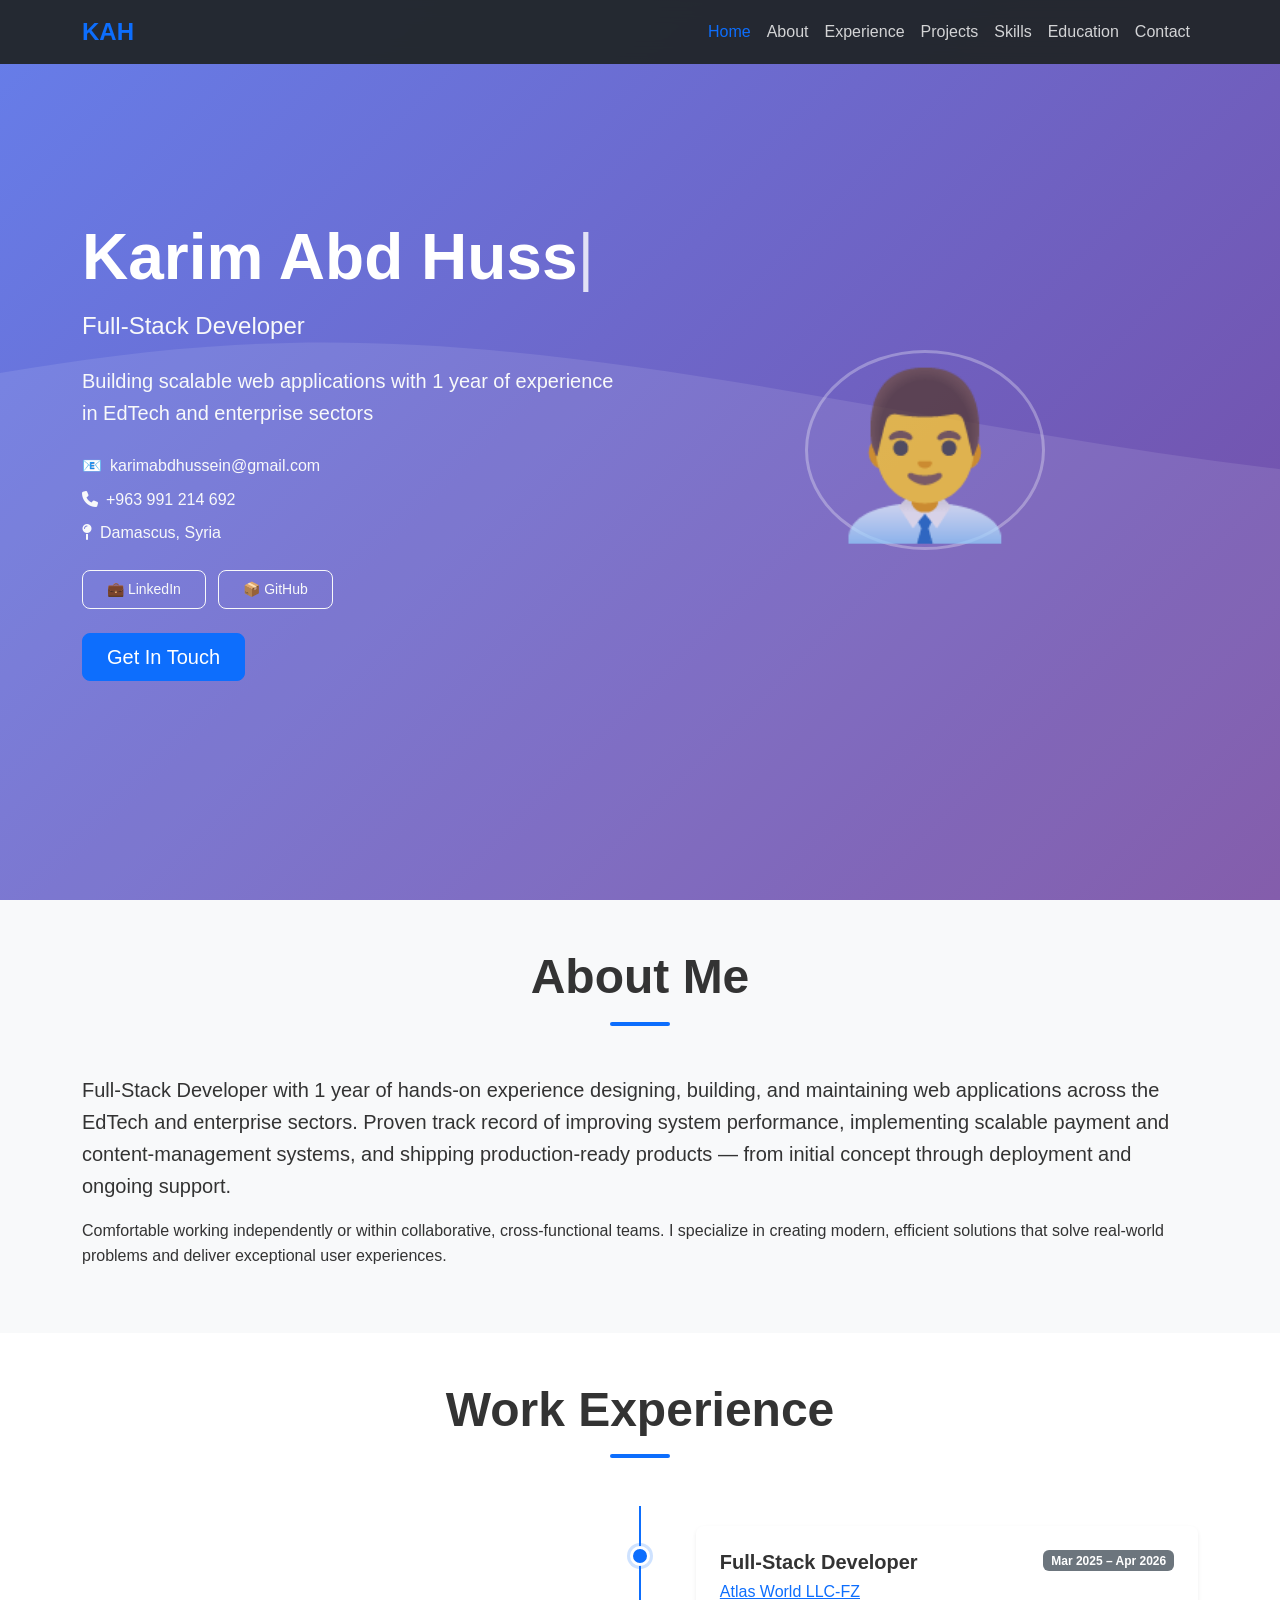
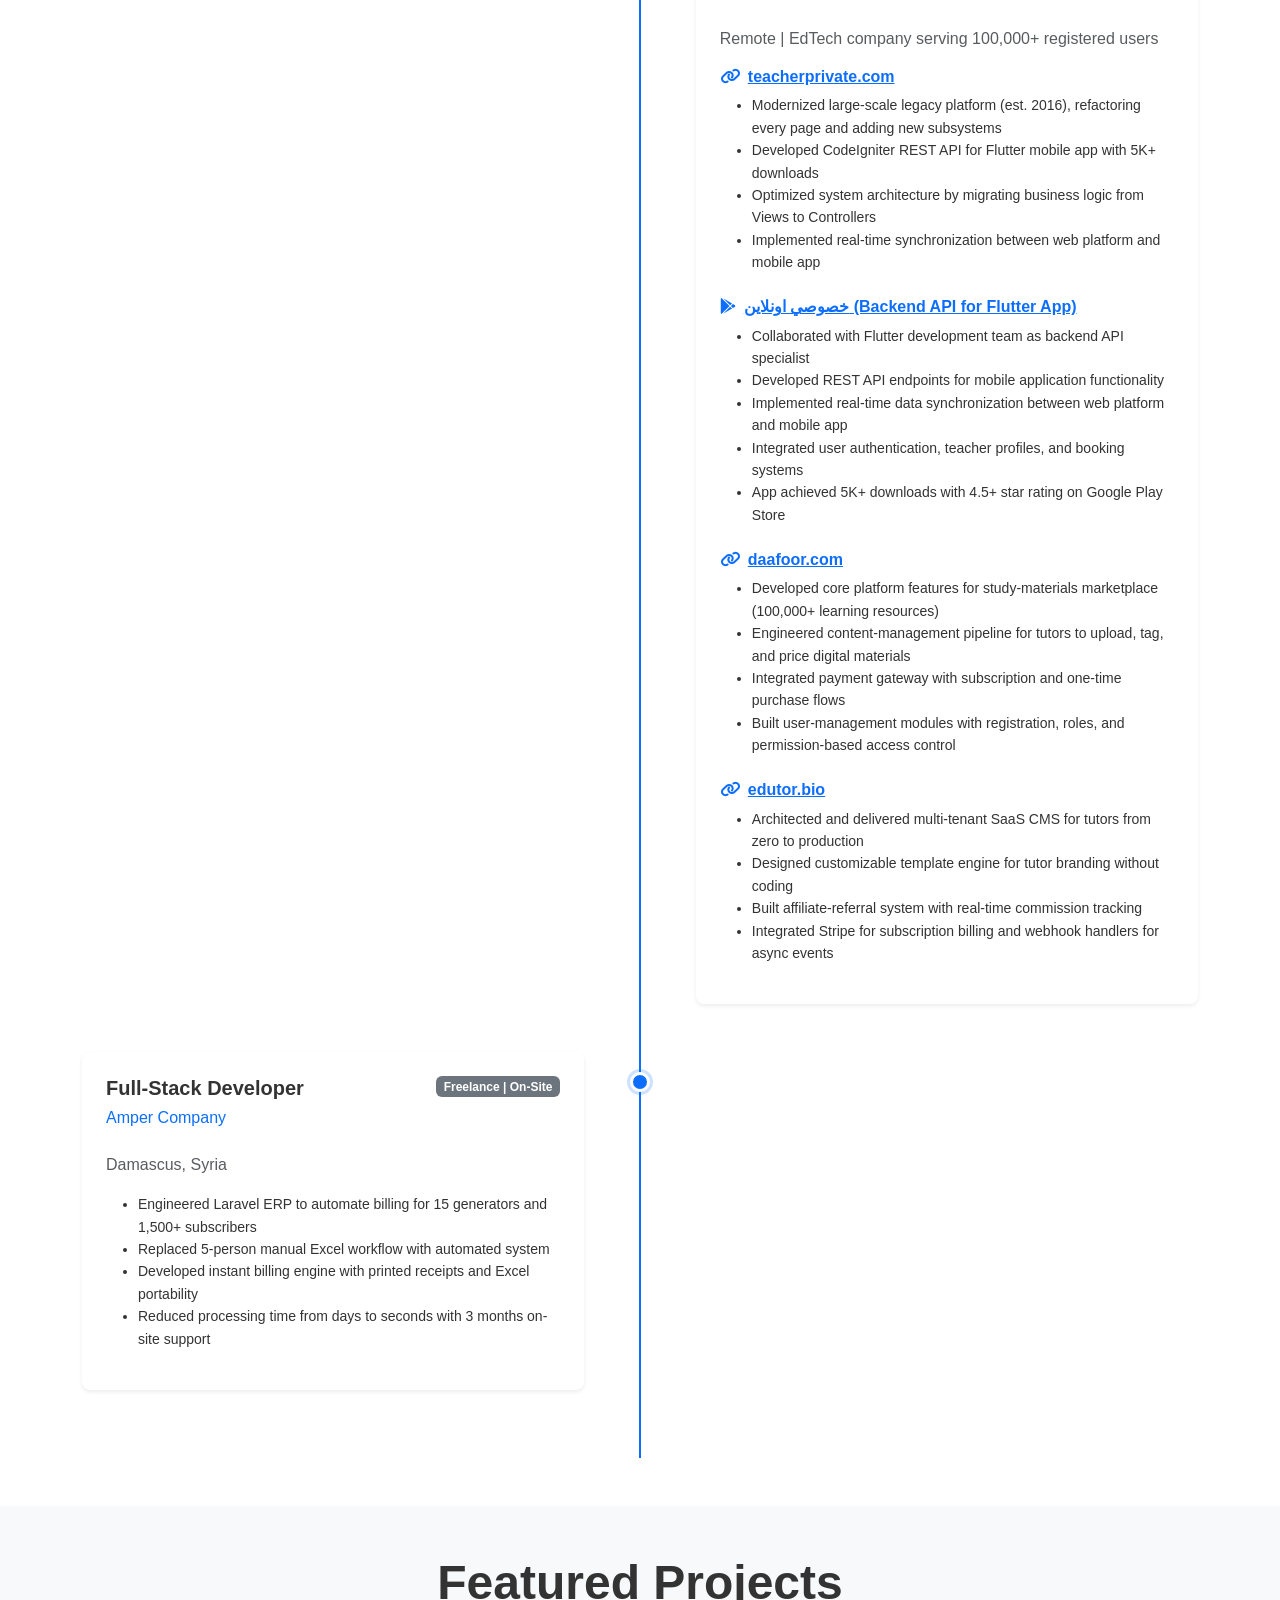
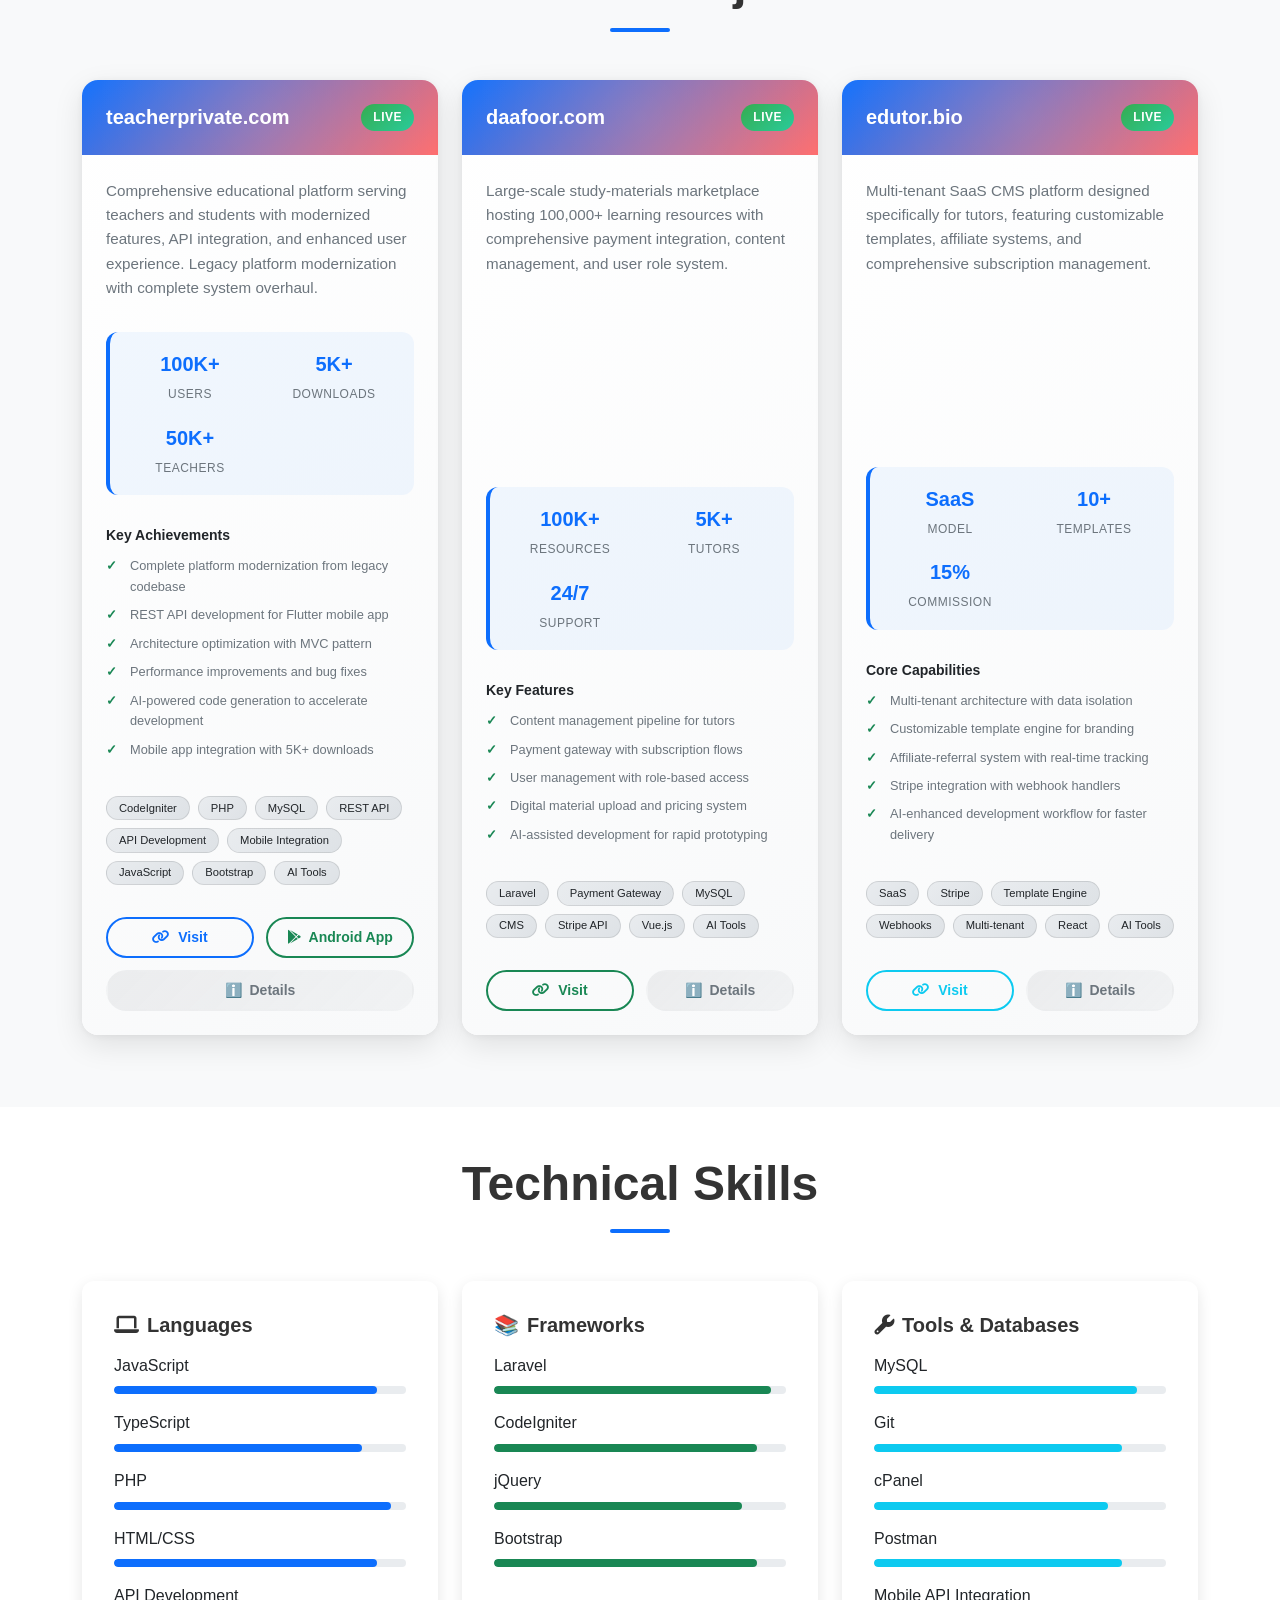
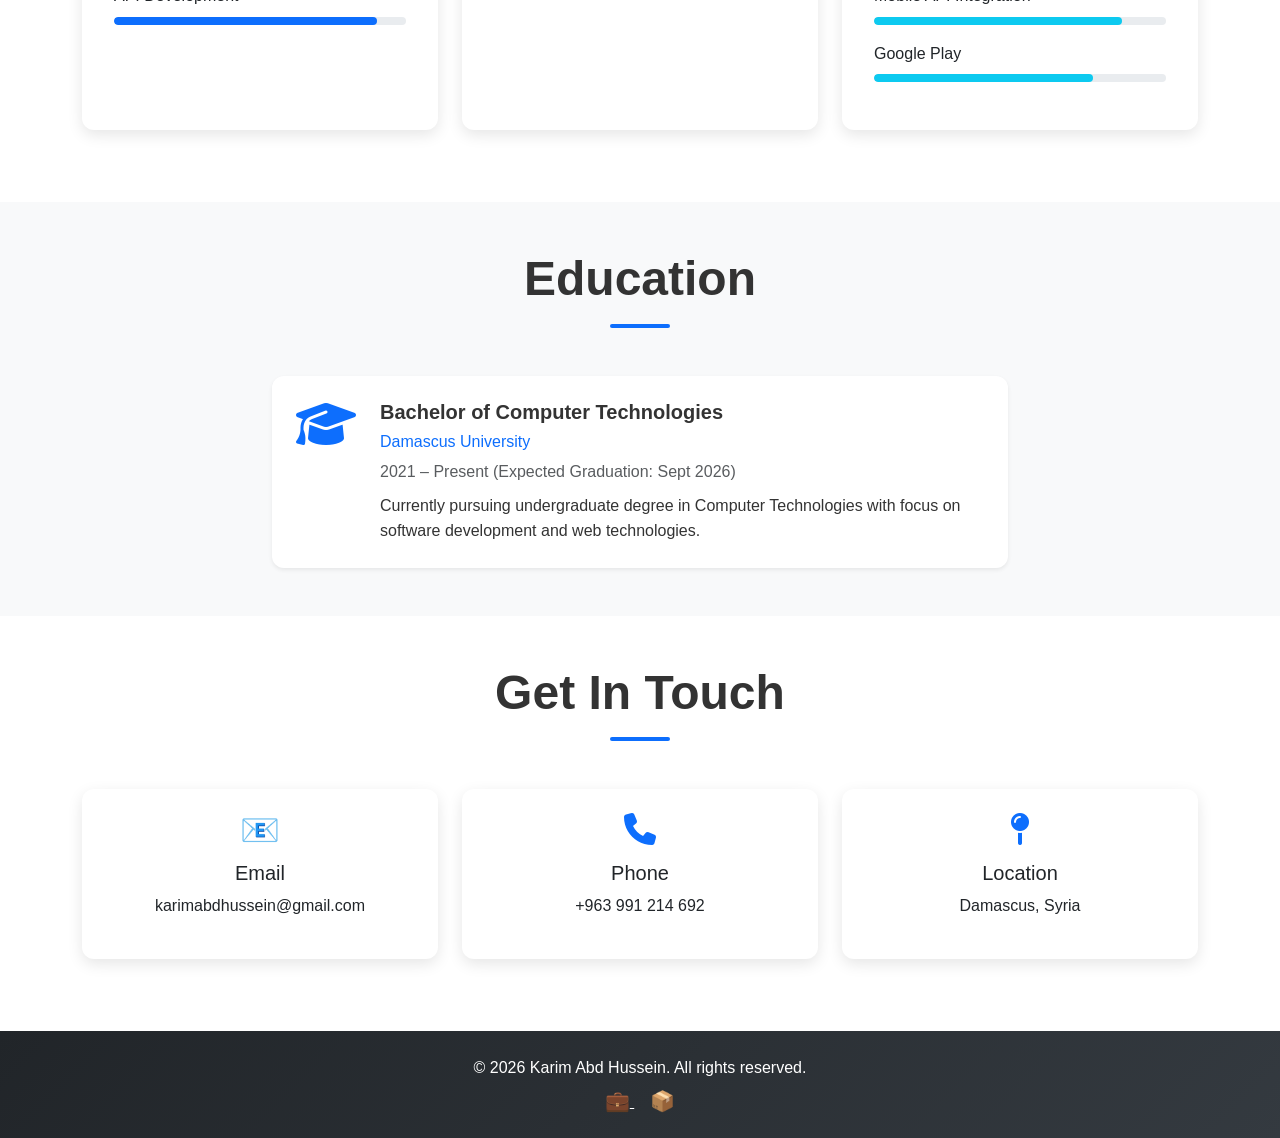
<file: index.html>
<!DOCTYPE html>
<html lang="en">
<head>
    <meta charset="UTF-8">
    <meta name="viewport" content="width=device-width, initial-scale=1.0">
    <title>Karim Abd Hussein - Full-Stack Developer Portfolio</title>
    
    <!-- Bootstrap CSS -->
    <link href="https://cdn.jsdelivr.net/npm/bootstrap@5.3.0/dist/css/bootstrap.min.css" rel="stylesheet">
    <!-- Font Awesome - Alternative CDN -->
    <link rel="stylesheet" href="https://cdnjs.cloudflare.com/ajax/libs/font-awesome/6.4.0/css/all.min.css" crossorigin="anonymous" referrerpolicy="no-referrer">
    <!-- Fallback Icons CSS -->
    <link rel="stylesheet" href="/css/icons.css">
    <!-- AOS Animation -->
    <link href="https://cdn.jsdelivr.net/npm/aos@2.3.4/dist/aos.css" rel="stylesheet">
    <!-- Custom CSS -->
    <link rel="stylesheet" href="css/style.css">
</head>
<body>
    <!-- Navigation -->
    <nav class="navbar navbar-expand-lg navbar-dark bg-dark fixed-top" id="mainNav">
        <div class="container">
            <a class="navbar-brand" href="#home">KAH</a>
            <button class="navbar-toggler" type="button" data-bs-toggle="collapse" data-bs-target="#navbarNav">
                <span class="navbar-toggler-icon"></span>
            </button>
            <div class="collapse navbar-collapse" id="navbarNav">
                <ul class="navbar-nav ms-auto">
                    <li class="nav-item"><a class="nav-link" href="#home">Home</a></li>
                    <li class="nav-item"><a class="nav-link" href="#about">About</a></li>
                    <li class="nav-item"><a class="nav-link" href="#experience">Experience</a></li>
                    <li class="nav-item"><a class="nav-link" href="#projects">Projects</a></li>
                    <li class="nav-item"><a class="nav-link" href="#skills">Skills</a></li>
                    <li class="nav-item"><a class="nav-link" href="#education">Education</a></li>
                    <li class="nav-item"><a class="nav-link" href="#contact">Contact</a></li>
                </ul>
            </div>
        </div>
    </nav>

    <!-- Hero Section -->
    <section id="home" class="hero-section">
        <div class="container">
            <div class="row align-items-center min-vh-100">
                <div class="col-lg-6">
                    <div class="hero-content" data-aos="fade-up">
                        <h1 class="display-3 fw-bold text-white mb-3">Karim Abd Hussein</h1>
                        <h2 class="h4 text-light mb-4">Full-Stack Developer</h2>
                        <p class="lead text-light mb-4">
                            Building scalable web applications with <b>1 year</b> of experience in EdTech and enterprise sectors
                        </p>
                        <div class="hero-contact mb-4">
                            <p class="text-light mb-2"><i class="fas fa-envelope me-2"></i>karimabdhussein@gmail.com</p>
                            <p class="text-light mb-2"><i class="fas fa-phone me-2"></i>+963 991 214 692</p>
                            <p class="text-light mb-2"><i class="fas fa-map-marker-alt me-2"></i>Damascus, Syria</p>
                        </div>
                        <div class="social-links mb-4">
                            <a href="https://linkedin.com/in/karim-abd-hussein" target="_blank" class="btn btn-outline-light btn-sm me-2">
                                <i class="fab fa-linkedin"></i> LinkedIn
                            </a>
                            <a href="https://github.com/karim-abd-hussein" target="_blank" class="btn btn-outline-light btn-sm me-2">
                                <i class="fab fa-github"></i> GitHub
                            </a>
                        </div>
                        <a href="#contact" class="btn btn-primary btn-lg">Get In Touch</a>
                    </div>
                </div>
                <div class="col-lg-6">
                    <div class="hero-image text-center" data-aos="fade-left">
                        <div class="profile-placeholder">
                            <i class="fas fa-user-tie fa-10x text-white opacity-75"></i>
                        </div>
                    </div>
                </div>
            </div>
        </div>
    </section>

    <!-- About Section -->
    <section id="about" class="py-5 bg-light">
        <div class="container">
            <div class="row">
                <div class="col-lg-12">
                    <div class="section-title text-center mb-5" data-aos="fade-up">
                        <h2 class="display-5 fw-bold">About Me</h2>
                        <div class="divider bg-primary mx-auto"></div>
                    </div>
                </div>
            </div>
            <div class="row">
                <div class="col-lg-12">
                    <div class="about-content" data-aos="fade-up">
                        <p class="lead">
                            Full-Stack Developer with <b>1 year</b> of hands-on experience designing, building, and maintaining web applications across the EdTech and enterprise sectors. Proven track record of improving system performance, implementing scalable payment and content-management systems, and shipping production-ready products — from initial concept through deployment and ongoing support.
                        </p>
                        <p>
                            Comfortable working independently or within collaborative, cross-functional teams. I specialize in creating modern, efficient solutions that solve real-world problems and deliver exceptional user experiences.
                        </p>
                    </div>
                </div>
            </div>
        </div>
    </section>

    <!-- Experience Section -->
    <section id="experience" class="py-5">
        <div class="container">
            <div class="row">
                <div class="col-lg-12">
                    <div class="section-title text-center mb-5" data-aos="fade-up">
                        <h2 class="display-5 fw-bold">Work Experience</h2>
                        <div class="divider bg-primary mx-auto"></div>
                    </div>
                </div>
            </div>
            <div class="row">
                <div class="col-lg-12">
                    <div class="timeline">
                        <!-- Atlas World LLC Experience -->
                        <div class="timeline-item" data-aos="fade-up">
                            <div class="timeline-dot bg-primary"></div>
                            <div class="timeline-content bg-white p-4 shadow-sm">
                                <div class="d-flex justify-content-between align-items-start mb-3">
                                    <div>
                                        <h4 class="h5 fw-bold">Full-Stack Developer</h4>
                                        <h5 class="text-primary h6"><a href="https://atlasworld.group/" target="_blank">Atlas World LLC-FZ</a></h5>
                                    </div>
                                    <span class="badge bg-secondary">Mar 2025 – Apr 2026</span>
                                </div>
                                <p class="text-muted mb-3">Remote | EdTech company serving 100,000+ registered users</p>
                                
                                <div class="project mb-4">
                                    <h6 class="fw-bold"><a href="https://teacherprivate.com" target="_blank"><i class="fas fa-link me-2"></i>teacherprivate.com</a></h6>
                                    <ul class="small">
                                        <li>Modernized large-scale legacy platform (est. 2016), refactoring every page and adding new subsystems</li>
                                        <li>Developed CodeIgniter REST API for Flutter mobile app with 5K+ downloads</li>
                                        <li>Optimized system architecture by migrating business logic from Views to Controllers</li>
                                        <li>Implemented real-time synchronization between web platform and mobile app</li>
                                    </ul>
                                </div>
                                
                                <div class="project mb-4">
                                    <h6 class="fw-bold"><a href="https://play.google.com/store/apps/details?id=net.khosousi_online&pli=1" target="_blank"><i class="fab fa-google-play me-2"></i>خصوصي اونلاين (Backend API for Flutter App)</a></h6>
                                    <ul class="small">
                                        <li>Collaborated with Flutter development team as backend API specialist</li>
                                        <li>Developed REST API endpoints for mobile application functionality</li>
                                        <li>Implemented real-time data synchronization between web platform and mobile app</li>
                                        <li>Integrated user authentication, teacher profiles, and booking systems</li>
                                        <li>App achieved 5K+ downloads with 4.5+ star rating on Google Play Store</li>
                                    </ul>
                                </div>
                                
                                <div class="project mb-4">
                                    <h6 class="fw-bold"><a href="https://daafoor.com" target="_blank"><i class="fas fa-link me-2"></i>daafoor.com</a></h6>
                                    <ul class="small">
                                        <li>Developed core platform features for study-materials marketplace (100,000+ learning resources)</li>
                                        <li>Engineered content-management pipeline for tutors to upload, tag, and price digital materials</li>
                                        <li>Integrated payment gateway with subscription and one-time purchase flows</li>
                                        <li>Built user-management modules with registration, roles, and permission-based access control</li>
                                    </ul>
                                </div>
                                
                                <div class="project">
                                    <h6 class="fw-bold"><a href="https://edutor.bio" target="_blank"><i class="fas fa-link me-2"></i>edutor.bio</a></h6>
                                    <ul class="small">
                                        <li>Architected and delivered multi-tenant SaaS CMS for tutors from zero to production</li>
                                        <li>Designed customizable template engine for tutor branding without coding</li>
                                        <li>Built affiliate-referral system with real-time commission tracking</li>
                                        <li>Integrated Stripe for subscription billing and webhook handlers for async events</li>
                                    </ul>
                                </div>
                            </div>
                        </div>

                        <!-- Amper Company Experience -->
                        <div class="timeline-item" data-aos="fade-up">
                            <div class="timeline-dot bg-primary"></div>
                            <div class="timeline-content bg-white p-4 shadow-sm">
                                <div class="d-flex justify-content-between align-items-start mb-3">
                                    <div>
                                        <h4 class="h5 fw-bold">Full-Stack Developer</h4>
                                        <h5 class="text-primary h6">Amper Company</h5>
                                    </div>
                                    <span class="badge bg-secondary">Freelance | On-Site</span>
                                </div>
                                <p class="text-muted mb-3">Damascus, Syria</p>
                                <ul class="small">
                                    <li>Engineered Laravel ERP to automate billing for 15 generators and 1,500+ subscribers</li>
                                    <li>Replaced 5-person manual Excel workflow with automated system</li>
                                    <li>Developed instant billing engine with printed receipts and Excel portability</li>
                                    <li>Reduced processing time from days to seconds with 3 months on-site support</li>
                                </ul>
                            </div>
                        </div>
                    </div>
                </div>
            </div>
        </div>
    </section>

    <!-- Projects Section -->
    <section id="projects" class="py-5 bg-light">
        <div class="container">
            <div class="row">
                <div class="col-lg-12">
                    <div class="section-title text-center mb-5" data-aos="fade-up">
                        <h2 class="display-5 fw-bold">Featured Projects</h2>
                        <div class="divider bg-primary mx-auto"></div>
                    </div>
                </div>
            </div>
            <div class="row">
                <!-- Teacher Private -->
                <div class="col-lg-4 col-md-6 mb-4" data-aos="fade-up">
                    <div class="project-card h-100">
                        <div class="card-header">
                            <div class="d-flex justify-content-between align-items-center">
                                <h5 class="card-title mb-0">teacherprivate.com</h5>
                                <span class="project-status status-live">Live</span>
                            </div>
                        </div>
                        <div class="card-body">
                            <p class="project-description">
                                Comprehensive educational platform serving teachers and students with modernized features, API integration, and enhanced user experience. Legacy platform modernization with complete system overhaul.
                            </p>
                            
                            <div class="project-stats">
                                <div class="stat-item">
                                    <span class="stat-value">100K+</span>
                                    <span class="stat-label">Users</span>
                                </div>
                                <div class="stat-item">
                                    <span class="stat-value">5K+</span>
                                    <span class="stat-label">Downloads</span>
                                </div>
                                <div class="stat-item">
                                    <span class="stat-value">50K+</span>
                                    <span class="stat-label">Teachers</span>
                                </div>
                            </div>
                            
                            <div class="project-features">
                                <h6>Key Achievements</h6>
                                <ul>
                                    <li>Complete platform modernization from legacy codebase</li>
                                    <li>REST API development for Flutter mobile app</li>
                                    <li>Architecture optimization with MVC pattern</li>
                                    <li>Performance improvements and bug fixes</li>
                                    <li>AI-powered code generation to accelerate development</li>
                                    <li>Mobile app integration with 5K+ downloads</li>
                                </ul>
                            </div>
                            
                            <div class="tech-tags">
                                <span class="badge">CodeIgniter</span>
                                <span class="badge">PHP</span>
                                <span class="badge">MySQL</span>
                                <span class="badge">REST API</span>
                                <span class="badge">API Development</span>
                                <span class="badge">Mobile Integration</span>
                                <span class="badge">JavaScript</span>
                                <span class="badge">Bootstrap</span>
                                <span class="badge">AI Tools</span>
                            </div>
                            
                            <div class="project-actions">
                                <a href="https://teacherprivate.com" target="_blank" class="btn btn-outline-primary">
                                    <i class="fas fa-external-link-alt me-1"></i> Visit
                                </a>
                                <a href="https://play.google.com/store/apps/details?id=net.khosousi_online&pli=1" target="_blank" class="btn btn-outline-success">
                                    <i class="fab fa-google-play me-1"></i> Android App
                                </a>
                                <a href="#" class="btn btn-outline-secondary" onclick="showProjectDetails('teacherprivate'); return false;">
                                    <i class="fas fa-info-circle me-1"></i> Details
                                </a>
                            </div>
                        </div>
                    </div>
                </div>

                <!-- Daafoor -->
                <div class="col-lg-4 col-md-6 mb-4" data-aos="fade-up" data-aos-delay="100">
                    <div class="project-card h-100">
                        <div class="card-header">
                            <div class="d-flex justify-content-between align-items-center">
                                <h5 class="card-title mb-0">daafoor.com</h5>
                                <span class="project-status status-live">Live</span>
                            </div>
                        </div>
                        <div class="card-body">
                            <p class="project-description">
                                Large-scale study-materials marketplace hosting 100,000+ learning resources with comprehensive payment integration, content management, and user role system.
                            </p>
                            
                            <div class="project-stats">
                                <div class="stat-item">
                                    <span class="stat-value">100K+</span>
                                    <span class="stat-label">Resources</span>
                                </div>
                                <div class="stat-item">
                                    <span class="stat-value">5K+</span>
                                    <span class="stat-label">Tutors</span>
                                </div>
                                <div class="stat-item">
                                    <span class="stat-value">24/7</span>
                                    <span class="stat-label">Support</span>
                                </div>
                            </div>
                            
                            <div class="project-features">
                                <h6>Key Features</h6>
                                <ul>
                                    <li>Content management pipeline for tutors</li>
                                    <li>Payment gateway with subscription flows</li>
                                    <li>User management with role-based access</li>
                                    <li>Digital material upload and pricing system</li>
                                    <li>AI-assisted development for rapid prototyping</li>
                                </ul>
                            </div>
                            
                            <div class="tech-tags">
                                <span class="badge">Laravel</span>
                                <span class="badge">Payment Gateway</span>
                                <span class="badge">MySQL</span>
                                <span class="badge">CMS</span>
                                <span class="badge">Stripe API</span>
                                <span class="badge">Vue.js</span>
                                <span class="badge">AI Tools</span>
                            </div>
                            
                            <div class="project-actions">
                                <a href="https://daafoor.com" target="_blank" class="btn btn-outline-success">
                                    <i class="fas fa-external-link-alt me-1"></i> Visit
                                </a>
                                <a href="#" class="btn btn-outline-secondary" onclick="showProjectDetails('daafoor'); return false;">
                                    <i class="fas fa-info-circle me-1"></i> Details
                                </a>
                            </div>
                        </div>
                    </div>
                </div>

                <!-- Edutor -->
                <div class="col-lg-4 col-md-6 mb-4" data-aos="fade-up" data-aos-delay="200">
                    <div class="project-card h-100">
                        <div class="card-header">
                            <div class="d-flex justify-content-between align-items-center">
                                <h5 class="card-title mb-0">edutor.bio</h5>
                                <span class="project-status status-live">Live</span>
                            </div>
                        </div>
                        <div class="card-body">
                            <p class="project-description">
                                Multi-tenant SaaS CMS platform designed specifically for tutors, featuring customizable templates, affiliate systems, and comprehensive subscription management.
                            </p>
                            
                            <div class="project-stats">
                                <div class="stat-item">
                                    <span class="stat-value">SaaS</span>
                                    <span class="stat-label">Model</span>
                                </div>
                                <div class="stat-item">
                                    <span class="stat-value">10+</span>
                                    <span class="stat-label">Templates</span>
                                </div>
                                <div class="stat-item">
                                    <span class="stat-value">15%</span>
                                    <span class="stat-label">Commission</span>
                                </div>
                            </div>
                            
                            <div class="project-features">
                                <h6>Core Capabilities</h6>
                                <ul>
                                    <li>Multi-tenant architecture with data isolation</li>
                                    <li>Customizable template engine for branding</li>
                                    <li>Affiliate-referral system with real-time tracking</li>
                                    <li>Stripe integration with webhook handlers</li>
                                    <li>AI-enhanced development workflow for faster delivery</li>
                                </ul>
                            </div>
                            
                            <div class="tech-tags">
                                <span class="badge">SaaS</span>
                                <span class="badge">Stripe</span>
                                <span class="badge">Template Engine</span>
                                <span class="badge">Webhooks</span>
                                <span class="badge">Multi-tenant</span>
                                <span class="badge">React</span>
                                <span class="badge">AI Tools</span>
                            </div>
                            
                            <div class="project-actions">
                                <a href="https://edutor.bio" target="_blank" class="btn btn-outline-info">
                                    <i class="fas fa-external-link-alt me-1"></i> Visit
                                </a>
                                <a href="#" class="btn btn-outline-secondary" onclick="showProjectDetails('edutor'); return false;">
                                    <i class="fas fa-info-circle me-1"></i> Details
                                </a>
                            </div>
                        </div>
                    </div>
                </div>
            </div>
        </div>
    </section>

    <!-- Skills Section -->
    <section id="skills" class="py-5">
        <div class="container">
            <div class="row">
                <div class="col-lg-12">
                    <div class="section-title text-center mb-5" data-aos="fade-up">
                        <h2 class="display-5 fw-bold">Technical Skills</h2>
                        <div class="divider bg-primary mx-auto"></div>
                    </div>
                </div>
            </div>
            <div class="row">
                <div class="col-lg-4 col-md-6 mb-4" data-aos="fade-up">
                    <div class="skill-category">
                        <h5 class="fw-bold mb-3"><i class="fas fa-code me-2"></i>Languages</h5>
                        <div class="skill-item mb-3">
                            <span class="skill-name">JavaScript</span>
                            <div class="progress">
                                <div class="progress-bar bg-primary" style="width: 90%"></div>
                            </div>
                        </div>
                        <div class="skill-item mb-3">
                            <span class="skill-name">TypeScript</span>
                            <div class="progress">
                                <div class="progress-bar bg-primary" style="width: 85%"></div>
                            </div>
                        </div>
                        <div class="skill-item mb-3">
                            <span class="skill-name">PHP</span>
                            <div class="progress">
                                <div class="progress-bar bg-primary" style="width: 95%"></div>
                            </div>
                        </div>
                        <div class="skill-item mb-3">
                            <span class="skill-name">HTML/CSS</span>
                            <div class="progress">
                                <div class="progress-bar bg-primary" style="width: 90%"></div>
                            </div>
                        </div>
                        <div class="skill-item mb-3">
                            <span class="skill-name">API Development</span>
                            <div class="progress">
                                <div class="progress-bar bg-primary" style="width: 90%"></div>
                            </div>
                        </div>
                    </div>
                </div>

                <div class="col-lg-4 col-md-6 mb-4" data-aos="fade-up" data-aos-delay="100">
                    <div class="skill-category">
                        <h5 class="fw-bold mb-3"><i class="fas fa-layer-group me-2"></i>Frameworks</h5>
                        <div class="skill-item mb-3">
                            <span class="skill-name">Laravel</span>
                            <div class="progress">
                                <div class="progress-bar bg-success" style="width: 95%"></div>
                            </div>
                        </div>
                        <div class="skill-item mb-3">
                            <span class="skill-name">CodeIgniter</span>
                            <div class="progress">
                                <div class="progress-bar bg-success" style="width: 90%"></div>
                            </div>
                        </div>
                        <div class="skill-item mb-3">
                            <span class="skill-name">jQuery</span>
                            <div class="progress">
                                <div class="progress-bar bg-success" style="width: 85%"></div>
                            </div>
                        </div>
                        <div class="skill-item mb-3">
                            <span class="skill-name">Bootstrap</span>
                            <div class="progress">
                                <div class="progress-bar bg-success" style="width: 90%"></div>
                            </div>
                        </div>
                    </div>
                </div>

                <div class="col-lg-4 col-md-6 mb-4" data-aos="fade-up" data-aos-delay="200">
                    <div class="skill-category">
                        <h5 class="fw-bold mb-3"><i class="fas fa-tools me-2"></i>Tools & Databases</h5>
                        <div class="skill-item mb-3">
                            <span class="skill-name">MySQL</span>
                            <div class="progress">
                                <div class="progress-bar bg-info" style="width: 90%"></div>
                            </div>
                        </div>
                        <div class="skill-item mb-3">
                            <span class="skill-name">Git</span>
                            <div class="progress">
                                <div class="progress-bar bg-info" style="width: 85%"></div>
                            </div>
                        </div>
                        <div class="skill-item mb-3">
                            <span class="skill-name">cPanel</span>
                            <div class="progress">
                                <div class="progress-bar bg-info" style="width: 80%"></div>
                            </div>
                        </div>
                        <div class="skill-item mb-3">
                            <span class="skill-name">Postman</span>
                            <div class="progress">
                                <div class="progress-bar bg-info" style="width: 85%"></div>
                            </div>
                        </div>
                        <div class="skill-item mb-3">
                            <span class="skill-name">Mobile API Integration</span>
                            <div class="progress">
                                <div class="progress-bar bg-info" style="width: 85%"></div>
                            </div>
                        </div>
                        <div class="skill-item mb-3">
                            <span class="skill-name">Google Play</span>
                            <div class="progress">
                                <div class="progress-bar bg-info" style="width: 75%"></div>
                            </div>
                        </div>
                    </div>
                </div>
            </div>
        </div>
    </section>

    <!-- Education Section -->
    <section id="education" class="py-5 bg-light">
        <div class="container">
            <div class="row">
                <div class="col-lg-12">
                    <div class="section-title text-center mb-5" data-aos="fade-up">
                        <h2 class="display-5 fw-bold">Education</h2>
                        <div class="divider bg-primary mx-auto"></div>
                    </div>
                </div>
            </div>
            <div class="row">
                <div class="col-lg-8 mx-auto">
                    <div class="education-card bg-white p-4 shadow-sm" data-aos="fade-up">
                        <div class="d-flex align-items-start">
                            <div class="education-icon me-4">
                                <i class="fas fa-graduation-cap fa-3x text-primary"></i>
                            </div>
                            <div class="education-content">
                                <h4 class="h5 fw-bold">Bachelor of Computer Technologies</h4>
                                <h5 class="text-primary h6">Damascus University</h5>
                                <p class="text-muted mb-2">2021 – Present (Expected Graduation: Sept 2026)</p>
                                <p class="mb-0">Currently pursuing undergraduate degree in Computer Technologies with focus on software development and web technologies.</p>
                            </div>
                        </div>
                    </div>
                </div>
            </div>
        </div>
    </section>

    <!-- Contact Section -->
    <section id="contact" class="py-5">
        <div class="container">
            <div class="row">
                <div class="col-lg-12">
                    <div class="section-title text-center mb-5" data-aos="fade-up">
                        <h2 class="display-5 fw-bold">Get In Touch</h2>
                        <div class="divider bg-primary mx-auto"></div>
                    </div>
                </div>
            </div>
            <!-- <div class="row">
                <div class="col-lg-8 mx-auto">
                    <div class="contact-form" data-aos="fade-up">
                        <form id="contactForm">
                            <div class="row">
                                <div class="col-md-6 mb-3">
                                    <label for="name" class="form-label">Name</label>
                                    <input type="text" class="form-control" id="name" required>
                                </div>
                                <div class="col-md-6 mb-3">
                                    <label for="email" class="form-label">Email</label>
                                    <input type="email" class="form-control" id="email" required>
                                </div>
                            </div>
                            <div class="mb-3">
                                <label for="subject" class="form-label">Subject</label>
                                <input type="text" class="form-control" id="subject" required>
                            </div>
                            <div class="mb-3">
                                <label for="message" class="form-label">Message</label>
                                <textarea class="form-control" id="message" rows="5" required></textarea>
                            </div>
                            <div class="text-center">
                                <button type="submit" class="btn btn-primary btn-lg">Send Message</button>
                            </div>
                        </form>
                    </div>
                </div>
            </div> -->
            <div class="row">
                <div class="col-lg-12">
                    <div class="contact-info text-center" data-aos="fade-up">
                        <div class="row">
                            
                            <div class="col-md-4 mb-4">
                                <a class="text-decoration-none text-dark" href="mailto:karimabdhussein@gmail.com">
                                <div class="contact-item">
                                    <i class="fas fa-envelope fa-2x text-primary mb-3"></i>
                                    <h5>Email</h5>
                                    <p>karimabdhussein@gmail.com</p>
                                </div>
                                </a>
                            </div>
                            <div class="col-md-4 mb-4">
                                <a class="text-decoration-none text-dark" href="tel:+963991214692">
                                <div class="contact-item">
                                    <i class="fas fa-phone fa-2x text-primary mb-3"></i>
                                    <h5>Phone</h5>
                                    <p>+963 991 214 692</p>
                                </div>
                                </a>
                            </div>
                            <div class="col-md-4 mb-4">
                                <a class="text-decoration-none text-dark" href="https://www.google.com/maps/place/Damascus,+Syria" target="_blank">
                                <div class="contact-item">
                                    <i class="fas fa-map-marker-alt fa-2x text-primary mb-3"></i>
                                    <h5>Location</h5>
                                    <p>Damascus, Syria</p>
                                </div>
                                </a>
                            </div>
                        </div>
                    </div>
                </div>
            </div>
        </div>
    </section>

    <!-- Footer -->
    <footer class="bg-dark text-white py-4">
        <div class="container">
            <div class="row">
                <div class="col-lg-12">
                    <div class="text-center">
                        <p class="mb-2">&copy; 2026 Karim Abd Hussein. All rights reserved.</p>
                        <div class="social-links">
                            <a href="https://linkedin.com/in/karim-abd-hussein" target="_blank" class="text-white me-3">
                                <i class="fab fa-linkedin fa-lg"></i>
                            </a>
                            <a href="https://github.com/karim-abd-hussein" target="_blank" class="text-white">
                                <i class="fab fa-github fa-lg"></i>
                            </a>
                        </div>
                    </div>
                </div>
            </div>
        </div>
    </footer>

    <!-- Bootstrap JS -->
    <script src="https://cdn.jsdelivr.net/npm/bootstrap@5.3.0/dist/js/bootstrap.bundle.min.js"></script>
    <!-- jQuery -->
    <script src="https://code.jquery.com/jquery-3.7.1.min.js"></script>
    <!-- AOS Animation -->
    <script src="https://cdn.jsdelivr.net/npm/aos@2.3.4/dist/aos.js"></script>
    <!-- Custom JS -->
    <script src="js/script.js"></script>
</body>
</html>
</file>
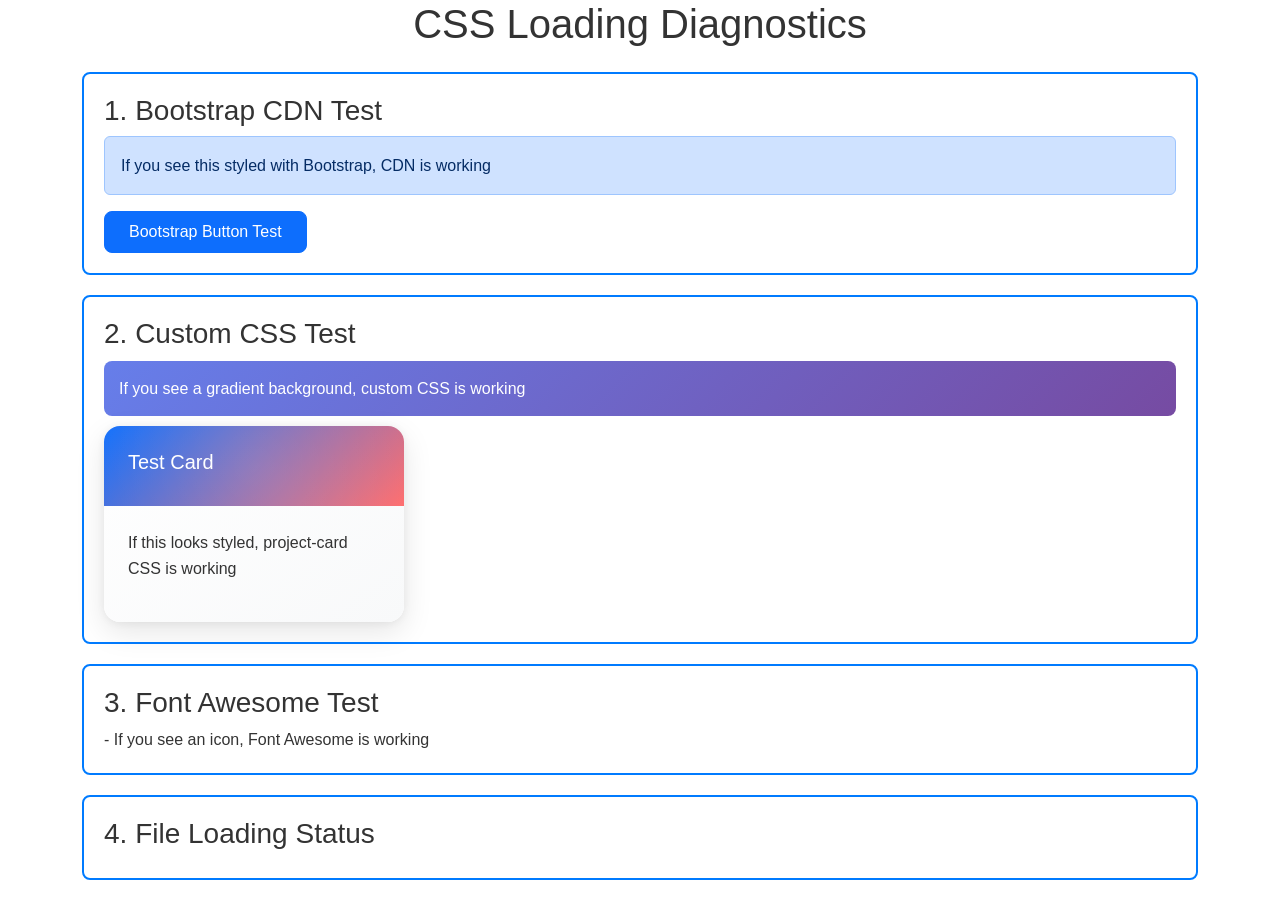
<file: debug.html>
<!DOCTYPE html>
<html lang="en">
<head>
    <meta charset="UTF-8">
    <meta name="viewport" content="width=device-width, initial-scale=1.0">
    <title>CSS Debug - Karim Portfolio</title>
    
    <!-- Test CDN Loading -->
    <link href="https://cdn.jsdelivr.net/npm/bootstrap@5.3.0/dist/css/bootstrap.min.css" rel="stylesheet" id="bootstrap-css">
    
    <!-- Test Local CSS -->
    <link rel="stylesheet" href="css/style.css" id="custom-css">
    
    <style>
        .debug-section {
            padding: 20px;
            margin: 20px 0;
            border: 2px solid #007bff;
            border-radius: 8px;
        }
        .test-style {
            background: linear-gradient(135deg, #667eea 0%, #764ba2 100%);
            color: white;
            padding: 15px;
            border-radius: 8px;
            margin: 10px 0;
        }
    </style>
</head>
<body>
    <div class="container">
        <h1 class="text-center mb-4">CSS Loading Diagnostics</h1>
        
        <div class="debug-section">
            <h3>1. Bootstrap CDN Test</h3>
            <div class="alert alert-primary">If you see this styled with Bootstrap, CDN is working</div>
            <button class="btn btn-primary">Bootstrap Button Test</button>
        </div>
        
        <div class="debug-section">
            <h3>2. Custom CSS Test</h3>
            <div class="test-style">If you see a gradient background, custom CSS is working</div>
            <div class="project-card" style="max-width: 300px;">
                <div class="card-header">
                    <h5>Test Card</h5>
                </div>
                <div class="card-body">
                    <p>If this looks styled, project-card CSS is working</p>
                </div>
            </div>
        </div>
        
        <div class="debug-section">
            <h3>3. Font Awesome Test</h3>
            <i class="fas fa-user fa-3x"></i> - If you see an icon, Font Awesome is working
        </div>
        
        <div class="debug-section">
            <h3>4. File Loading Status</h3>
            <div id="status"></div>
        </div>
    </div>

    <script>
        // Check if files loaded
        function checkCSS() {
            const status = document.getElementById('status');
            let results = '<ul>';
            
            // Check Bootstrap
            const bootstrapLink = document.getElementById('bootstrap-css');
            const bootstrapStyles = window.getComputedStyle(document.querySelector('.alert'));
            if (bootstrapStyles.backgroundColor) {
                results += '<li class="text-success">✓ Bootstrap CSS loaded successfully</li>';
            } else {
                results += '<li class="text-danger">✗ Bootstrap CSS failed to load</li>';
            }
            
            // Check Custom CSS
            const customStyles = window.getComputedStyle(document.querySelector('.test-style'));
            if (customStyles.background && customStyles.background.includes('gradient')) {
                results += '<li class="text-success">✓ Custom CSS loaded successfully</li>';
            } else {
                results += '<li class="text-danger">✗ Custom CSS failed to load</li>';
            }
            
            // Check Font Awesome
            const faStyles = window.getComputedStyle(document.querySelector('.fa'));
            if (faStyles.fontFamily && faStyles.fontFamily.includes('FontAwesome')) {
                results += '<li class="text-success">✓ Font Awesome loaded successfully</li>';
            } else {
                results += '<li class="text-danger">✗ Font Awesome failed to load</li>';
            }
            
            results += '</ul>';
            status.innerHTML = results;
        }
        
        // Run checks
        window.onload = checkCSS;
        
        // Log any CSS loading errors
        window.addEventListener('error', function(e) {
            if (e.target.tagName === 'LINK') {
                console.error('CSS Loading Error:', e.target.href, e.message);
            }
        }, true);
    </script>
</body>
</html>
</file>
<file: css/icons.css>
/* Fallback Icons for Font Awesome */
.icon-fallback {
    display: inline-block;
    width: 1em;
    height: 1em;
    stroke-width: 0;
    stroke: currentColor;
    fill: currentColor;
    vertical-align: middle;
}

/* Icon replacements */
.fa-envelope::before { content: "📧"; }
.fa-phone::before { content: "📞"; }
.fa-map-marker-alt::before { content: "📍"; }
.fa-user::before { content: "👤"; }
.fa-user-tie::before { content: "👨‍💼"; }
.fa-graduation-cap::before { content: "🎓"; }
.fa-code::before { content: "💻"; }
.fa-layer-group::before { content: "📚"; }
.fa-tools::before { content: "🔧"; }
.fa-external-link-alt::before { content: "🔗"; }
.fa-info-circle::before { content: "ℹ️"; }
.fa-linkedin::before { content: "💼"; }
.fa-github::before { content: "📦"; }
.fa-arrow-up::before { content: "⬆️"; }
.fa-lightbulb::before { content: "💡"; }
.fa-exclamation-triangle::before { content: "⚠️"; }
.fa-chart-line::before { content: "📈"; }
.fa-bounce {
    animation: bounce 1s infinite;
}

@keyframes bounce {
    0%, 20%, 50%, 80%, 100% { transform: translateY(0); }
    40% { transform: translateY(-10px); }
    60% { transform: translateY(-5px); }
}
</file>
<file: css/style.css>
/* Custom CSS for Karim Abd Hussein Portfolio */

/* General Styles */
:root {
    --primary-color: #0d6efd;
    --secondary-color: #6c757d;
    --success-color: #198754;
    --info-color: #0dcaf0;
    --dark-color: #212529;
    --light-color: #f8f9fa;
    --accent-color: #ff6b6b;
}

/* Live status badge */
.project-status {
    display: inline-block;
    padding: 0.25rem 0.75rem;
    border-radius: 20px;
    font-size: 0.75rem;
    font-weight: 600;
    text-transform: uppercase;
    letter-spacing: 0.5px;
    background: linear-gradient(135deg, #28a745, #20c997);
    color: white;
}

/* Center box/hero content */
.hero-content {
    text-align: left;
}
.hero-content h1 {
    color: white;
    font-weight: bold;
    min-height: 1.2em;
    display: inline-block;
    white-space: nowrap;
    width: 100%;
}
.hero-content h1 .cursor {
    animation: blink 1s infinite;
    color: rgba(255, 255, 255, 0.8);
    font-weight: 300;
}
.hero-content h2 {
    color: rgba(255, 255, 255, 0.9);
}
.hero-content .lead {
    color: rgba(255, 255, 255, 0.8);
}
.hero-contact p {
    color: rgba(255, 255, 255, 0.9);
}

/* Cursor blinking animation */
@keyframes blink {
    0%, 50% { opacity: 1; }
    51%, 100% { opacity: 0; }
}

/* Project stats */
.project-stats {
    display: grid;
    grid-template-columns: repeat(auto-fit, minmax(120px, 1fr));
    gap: 1rem;
    margin: 1rem 0;
    padding: 1rem;
    background: rgba(13, 110, 253, 0.05);
    border-radius: 12px;
    border-left: 4px solid #0d6efd;
}
.stat-item {
    text-align: center;
}
.stat-value {
    font-size: 1.25rem;
    font-weight: 700;
    color: #0d6efd;
    display: block;
}
.stat-label {
    font-size: 0.75rem;
    color: #6c757d;
    text-transform: uppercase;
    letter-spacing: 0.5px;
    margin-top: 0.25rem;
}

/* Project features */
.project-features {
    margin: 1rem 0;
}
.project-features h6 {
    font-size: 0.875rem;
    font-weight: 600;
    color: #212529;
    margin-bottom: 0.5rem;
}
.project-features ul {
    list-style: none;
    padding: 0;
    margin: 0;
}
.project-features li {
    font-size: 0.8rem;
    color: #6c757d;
    padding: 0.25rem 0;
    position: relative;
    padding-left: 1.5rem;
}
.project-features li::before {
    content: '✓';
    position: absolute;
    left: 0;
    color: #28a745;
    font-weight: bold;
}

/* Project actions */
.project-actions {
    display: flex;
    flex-wrap: wrap;
    gap: 0.5rem;
    margin-top: 1rem;
}
.project-actions .btn {
    border-radius: 20px;
    padding: 0.4rem 0.8rem;
    font-size: 0.8rem;
    font-weight: 600;
    transition: all 0.3s ease;
    border: 2px solid transparent;
    flex: 1;
    min-width: 100px;
    text-align: center;
}
.project-actions .btn:hover {
    transform: translateY(-2px);
    box-shadow: 0 4px 12px rgba(0, 0, 0, 0.15);
}
.btn-outline-primary {
    background: linear-gradient(135deg, rgba(13, 110, 253, 0.1), rgba(13, 110, 253, 0.05));
    border-color: #0d6efd;
    color: #0d6efd;
}
.btn-outline-primary:hover {
    background: linear-gradient(135deg, #0d6efd, #0b5ed7);
    color: white;
    border-color: #0d6efd;
}
.btn-outline-success {
    background: linear-gradient(135deg, rgba(25, 135, 84, 0.1), rgba(25, 135, 84, 0.05));
    border-color: #198754;
    color: #198754;
}
.btn-outline-success:hover {
    background: linear-gradient(135deg, #198754, #157347);
    color: white;
    border-color: #198754;
}
.btn-outline-info {
    background: linear-gradient(135deg, rgba(13, 202, 240, 0.1), rgba(13, 202, 240, 0.05));
    border-color: #0dcaf0;
    color: #0dcaf0;
}
.btn-outline-info:hover {
    background: linear-gradient(135deg, #0dcaf0, #0aa2c0);
    color: white;
    border-color: #0dcaf0;
}
.btn-outline-secondary {
    background: linear-gradient(135deg, rgba(108, 117, 125, 0.1), rgba(108, 117, 125, 0.05));
    border-color: #6c757d;
    color: #6c757d;
}
.btn-outline-secondary:hover {
    background: linear-gradient(135deg, #6c757d, #5c636a);
    color: white;
    border-color: #6c757d;
}

/* Responsive button layout */
@media (max-width: 768px) {
    .project-actions {
        flex-direction: column;
    }
    .project-actions .btn {
        flex: none;
        width: 100%;
    }
}

/* Animations */
@keyframes shimmer {
    0% { transform: rotate(0deg); }
    100% { transform: rotate(360deg); }
}
.project-card .card-header::after {
    content: '';
    position: absolute;
    top: -50%;
    right: -50%;
    width: 200%;
    height: 200%;
    background: radial-gradient(circle, rgba(255,255,255,0.1) 0%, transparent 70%);
    animation: shimmer 3s infinite;
}

/* Section titles */
.section-title {
    text-align: center;
    margin-bottom: 3rem;
}
.divider {
    height: 4px;
    width: 60px;
    background: #0d6efd;
    border-radius: 2px;
    margin: 1rem auto;
}

/* Responsive */
@media (max-width: 768px) {
    .hero-section .display-3 {
        font-size: 2.5rem;
    }
    .section-title .display-5 {
        font-size: 2rem;
    }
    
    /* Fix hero section positioning for mobile */
    .hero-section {
        padding-top: 80px;
    }
}

/* Extra small mobile devices */
@media (max-width: 576px) {
    .hero-section {
        padding-top: 70px;
    }
}

body {
    font-family: 'Segoe UI', Tahoma, Geneva, Verdana, sans-serif;
    line-height: 1.6;
    color: #333;
    scroll-behavior: smooth;
}

/* Navigation */
.navbar {
    backdrop-filter: blur(10px);
    background-color: rgba(33, 37, 41, 0.95) !important;
    transition: all 0.3s ease;
}

.navbar-brand {
    font-weight: bold;
    font-size: 1.5rem;
    color: var(--primary-color) !important;
}

.nav-link {
    color: rgba(255, 255, 255, 0.8) !important;
    transition: color 0.3s ease;
    font-weight: 500;
}

.nav-link:hover,
.nav-link.active {
    color: var(--primary-color) !important;
}

/* Hero Section */
.hero-section {
    background: linear-gradient(135deg, #667eea 0%, #764ba2 100%);
    position: relative;
    overflow: hidden;
}

.hero-section::before {
    content: '';
    position: absolute;
    top: 0;
    left: 0;
    right: 0;
    bottom: 0;
    background: url('data:image/svg+xml,<svg xmlns="http://www.w3.org/2000/svg" viewBox="0 0 1440 320"><path fill="%23ffffff" fill-opacity="0.1" d="M0,96L48,112C96,128,192,160,288,160C384,160,480,128,576,122.7C672,117,768,139,864,154.7C960,171,1056,181,1152,165.3C1248,149,1344,107,1392,85.3L1440,64L1440,320L1392,320C1344,320,1248,320,1152,320C1056,320,960,320,864,320C768,320,672,320,576,320C480,320,384,320,288,320C192,320,96,320,48,320L0,320Z"></path></svg>') no-repeat bottom;
    background-size: cover;
}

.profile-placeholder {
    position: relative;
    display: inline-block;
}

.profile-placeholder::before {
    content: '';
    position: absolute;
    top: -20px;
    left: -20px;
    right: -20px;
    bottom: -20px;
    border: 3px solid rgba(255, 255, 255, 0.3);
    border-radius: 50%;
    animation: pulse 2s infinite;
}

@keyframes pulse {
    0% {
        transform: scale(1);
        opacity: 1;
    }
    50% {
        transform: scale(1.05);
        opacity: 0.7;
    }
    100% {
        transform: scale(1);
        opacity: 1;
    }
}

/* Section Titles */
.section-title {
    position: relative;
    margin-bottom: 3rem;
}

.divider {
    height: 4px;
    width: 60px;
    border-radius: 2px;
    margin-top: 1rem;
}

/* Timeline */
.timeline {
    position: relative;
    padding: 20px 0;
}

.timeline::before {
    content: '';
    position: absolute;
    left: 50%;
    top: 0;
    bottom: 0;
    width: 2px;
    background: var(--primary-color);
    transform: translateX(-50%);
}

.timeline-item {
    position: relative;
    margin-bottom: 3rem;
}

.timeline-dot {
    position: absolute;
    left: 50%;
    top: 20px;
    width: 20px;
    height: 20px;
    border-radius: 50%;
    transform: translateX(-50%);
    border: 3px solid #fff;
    box-shadow: 0 0 0 3px rgba(13, 110, 253, 0.2);
}

.timeline-content {
    width: 45%;
    border-radius: 8px;
    transition: transform 0.3s ease, box-shadow 0.3s ease;
}

.timeline-item:nth-child(odd) .timeline-content {
    margin-left: auto;
}

.timeline-item:nth-child(even) .timeline-content {
    margin-right: auto;
}

.timeline-content:hover {
    transform: translateY(-5px);
    box-shadow: 0 10px 25px rgba(0, 0, 0, 0.1);
}

/* Project Cards */
.project-card {
    border: none;
    border-radius: 16px;
    overflow: hidden;
    background: linear-gradient(145deg, #ffffff 0%, #f8f9fa 100%);
    box-shadow: 0 10px 30px rgba(0, 0, 0, 0.1), 0 1px 8px rgba(0, 0, 0, 0.06);
    transition: all 0.4s cubic-bezier(0.175, 0.885, 0.32, 1.275);
    position: relative;
    height: 100%;
    display: flex;
    flex-direction: column;
}

.project-card::before {
    content: '';
    position: absolute;
    top: 0;
    left: 0;
    right: 0;
    height: 4px;
    background: linear-gradient(90deg, var(--primary-color), var(--accent-color));
    opacity: 0;
    transition: opacity 0.3s ease;
}

.project-card:hover::before {
    opacity: 1;
}

.project-card:hover {
    transform: translateY(-12px) scale(1.02);
    box-shadow: 0 20px 40px rgba(0, 0, 0, 0.15), 0 8px 16px rgba(0, 0, 0, 0.1);
}

.project-card .card-header {
    border: none;
    font-weight: 700;
    background: linear-gradient(135deg, var(--primary-color), var(--accent-color));
    color: white;
    padding: 1.5rem;
    position: relative;
    overflow: hidden;
}

.project-card .card-header::after {
    content: '';
    position: absolute;
    top: -50%;
    right: -50%;
    width: 200%;
    height: 200%;
    background: radial-gradient(circle, rgba(255,255,255,0.1) 0%, transparent 70%);
    animation: shimmer 3s infinite;
}

@keyframes shimmer {
    0% { transform: rotate(0deg); }
    100% { transform: rotate(360deg); }
}

.project-card .card-body {
    padding: 1.5rem;
    flex: 1;
    display: flex;
    flex-direction: column;
}

.project-card .card-title {
    font-size: 1.25rem;
    font-weight: 700;
    margin-bottom: 0.5rem;
    display: flex;
    align-items: center;
    justify-content: space-between;
}

.project-card .project-status {
    display: inline-block;
    padding: 0.25rem 0.75rem;
    border-radius: 20px;
    font-size: 0.75rem;
    font-weight: 600;
    text-transform: uppercase;
    letter-spacing: 0.5px;
}

.status-live {
    background: linear-gradient(135deg, #28a745, #20c997);
    color: white;
}

.status-production {
    background: linear-gradient(135deg, #007bff, #6610f2);
    color: white;
}

.project-description {
    color: #6c757d;
    font-size: 0.95rem;
    line-height: 1.6;
    margin-bottom: 1rem;
    flex: 1;
}

.project-stats {
    display: grid;
    grid-template-columns: repeat(auto-fit, minmax(120px, 1fr));
    gap: 1rem;
    margin: 1rem 0;
    padding: 1rem;
    background: rgba(13, 110, 253, 0.05);
    border-radius: 12px;
    border-left: 4px solid var(--primary-color);
}

.stat-item {
    text-align: center;
}

.stat-value {
    font-size: 1.25rem;
    font-weight: 700;
    color: var(--primary-color);
    display: block;
}

.stat-label {
    font-size: 0.75rem;
    color: #6c757d;
    text-transform: uppercase;
    letter-spacing: 0.5px;
    margin-top: 0.25rem;
}

.project-features {
    margin: 1rem 0;
}

.project-features h6 {
    font-size: 0.875rem;
    font-weight: 600;
    color: var(--dark-color);
    margin-bottom: 0.5rem;
}

.project-features ul {
    list-style: none;
    padding: 0;
    margin: 0;
}

.project-features li {
    font-size: 0.8rem;
    color: #6c757d;
    padding: 0.25rem 0;
    position: relative;
    padding-left: 1.5rem;
}

.project-features li::before {
    content: '✓';
    position: absolute;
    left: 0;
    color: var(--success-color);
    font-weight: bold;
}

.tech-tags {
    margin: 1rem 0;
    display: flex;
    flex-wrap: wrap;
    gap: 0.5rem;
}

.tech-tags .badge {
    font-size: 0.7rem;
    padding: 0.35rem 0.75rem;
    border-radius: 20px;
    font-weight: 500;
    background: linear-gradient(135deg, #e9ecef, #dee2e6);
    color: var(--dark-color);
    border: 1px solid rgba(0, 0, 0, 0.1);
    transition: all 0.3s ease;
}

.tech-tags .badge:hover {
    transform: translateY(-2px);
    box-shadow: 0 4px 8px rgba(0, 0, 0, 0.1);
    background: linear-gradient(135deg, var(--primary-color), var(--accent-color));
    color: white;
}

.project-actions {
    display: flex;
    gap: 0.75rem;
    margin-top: auto;
    padding-top: 1rem;
}

.project-actions .btn {
    flex: 1;
    border-radius: 25px;
    padding: 0.5rem 1rem;
    font-size: 0.875rem;
    font-weight: 600;
    transition: all 0.3s ease;
    border: 2px solid transparent;
}

.project-actions .btn-outline-primary {
    background: transparent;
    border-color: var(--primary-color);
    color: var(--primary-color);
}

.project-actions .btn-outline-primary:hover {
    background: var(--primary-color);
    color: white;
    transform: translateY(-2px);
    box-shadow: 0 8px 16px rgba(13, 110, 253, 0.3);
}

.project-actions .btn-outline-success {
    background: transparent;
    border-color: var(--success-color);
    color: var(--success-color);
}

.project-actions .btn-outline-success:hover {
    background: var(--success-color);
    color: white;
    transform: translateY(-2px);
    box-shadow: 0 8px 16px rgba(25, 135, 84, 0.3);
}

.project-actions .btn-outline-info {
    background: transparent;
    border-color: var(--info-color);
    color: var(--info-color);
}

.project-actions .btn-outline-info:hover {
    background: var(--info-color);
    color: white;
    transform: translateY(-2px);
    box-shadow: 0 8px 16px rgba(13, 202, 240, 0.3);
}

/* Skills */
.skill-category {
    background: white;
    padding: 2rem;
    border-radius: 12px;
    box-shadow: 0 5px 15px rgba(0, 0, 0, 0.1);
    height: 100%;
}

.skill-item {
    margin-bottom: 1rem;
}

.skill-name {
    display: block;
    margin-bottom: 0.5rem;
    font-weight: 500;
    color: var(--dark-color);
}

.progress {
    height: 8px;
    border-radius: 4px;
    background-color: #e9ecef;
}

.progress-bar {
    border-radius: 4px;
    transition: width 1s ease-in-out;
}

/* Education */
.education-card {
    border-radius: 12px;
    border: none;
    transition: transform 0.3s ease;
}

.education-card:hover {
    transform: translateY(-5px);
}

.education-icon {
    color: var(--primary-color);
}

/* Contact Form */
.contact-form {
    background: white;
    padding: 2rem;
    border-radius: 12px;
    box-shadow: 0 5px 15px rgba(0, 0, 0, 0.1);
}

.form-control {
    border-radius: 8px;
    border: 1px solid #e0e0e0;
    padding: 0.75rem;
    transition: border-color 0.3s ease, box-shadow 0.3s ease;
}

.form-control:focus {
    border-color: var(--primary-color);
    box-shadow: 0 0 0 0.2rem rgba(13, 110, 253, 0.25);
}

.contact-item {
    padding: 1.5rem;
    border-radius: 12px;
    background: white;
    box-shadow: 0 5px 15px rgba(0, 0, 0, 0.1);
    transition: transform 0.3s ease;
    height: 100%;
}

.contact-item:hover {
    transform: translateY(-5px);
}

/* Footer */
footer {
    background: linear-gradient(135deg, #212529 0%, #343a40 100%);
}

.social-links a {
    transition: color 0.3s ease;
}

.social-links a:hover {
    color: var(--primary-color) !important;
}

/* Responsive Design */
@media (max-width: 768px) {
    .timeline::before {
        left: 30px;
    }
    
    .timeline-dot {
        left: 30px;
    }
    
    .timeline-content {
        width: calc(100% - 60px);
        margin-left: 60px !important;
    }
    
    .hero-section .display-3 {
        font-size: 2.5rem;
    }
    
    .section-title .display-5 {
        font-size: 2rem;
    }
}

/* Loading Animation */
.animate-progress {
    animation: progressAnimation 2s ease-in-out;
}

@keyframes progressAnimation {
    from {
        width: 0 !important;
    }
}

/* Button Styles */
.btn {
    border-radius: 8px;
    font-weight: 500;
    padding: 0.5rem 1.5rem;
    transition: all 0.3s ease;
}

.btn:hover {
    transform: translateY(-2px);
    box-shadow: 0 5px 15px rgba(0, 0, 0, 0.2);
}

/* Scroll to Top Button */
#scrollTop {
    position: fixed;
    bottom: 30px;
    right: 30px;
    background: var(--primary-color);
    color: white;
    border: none;
    border-radius: 50%;
    width: 50px;
    height: 50px;
    font-size: 1.2rem;
    cursor: pointer;
    opacity: 0;
    visibility: hidden;
    transition: all 0.3s ease;
    z-index: 1000;
}

#scrollTop.show {
    opacity: 1;
    visibility: visible;
}

#scrollTop:hover {
    background: var(--accent-color);
    transform: translateY(-3px);
}

/* Form Validation */
.is-invalid {
    border-color: #dc3545 !important;
}

.invalid-feedback {
    display: block;
    width: 100%;
    margin-top: 0.25rem;
    font-size: 0.875em;
    color: #dc3545;
}

/* Success Message */
.success-message {
    background: linear-gradient(135deg, #28a745 0%, #20c997 100%);
    color: white;
    padding: 1rem;
    border-radius: 8px;
    margin-top: 1rem;
    display: none;
}

/* Loading Spinner */
.spinner {
    border: 3px solid #f3f3f3;
    border-top: 3px solid var(--primary-color);
    border-radius: 50%;
    width: 20px;
    height: 20px;
    animation: spin 1s linear infinite;
    display: inline-block;
    margin-left: 10px;
}

@keyframes spin {
    0% { transform: rotate(0deg); }
    100% { transform: rotate(360deg); }
}

/* Custom Scrollbar */
::-webkit-scrollbar {
    width: 10px;
}

::-webkit-scrollbar-track {
    background: #f1f1f1;
}

::-webkit-scrollbar-thumb {
    background: var(--primary-color);
    border-radius: 5px;
}

::-webkit-scrollbar-thumb:hover {
    background: var(--accent-color);
}
</file>
